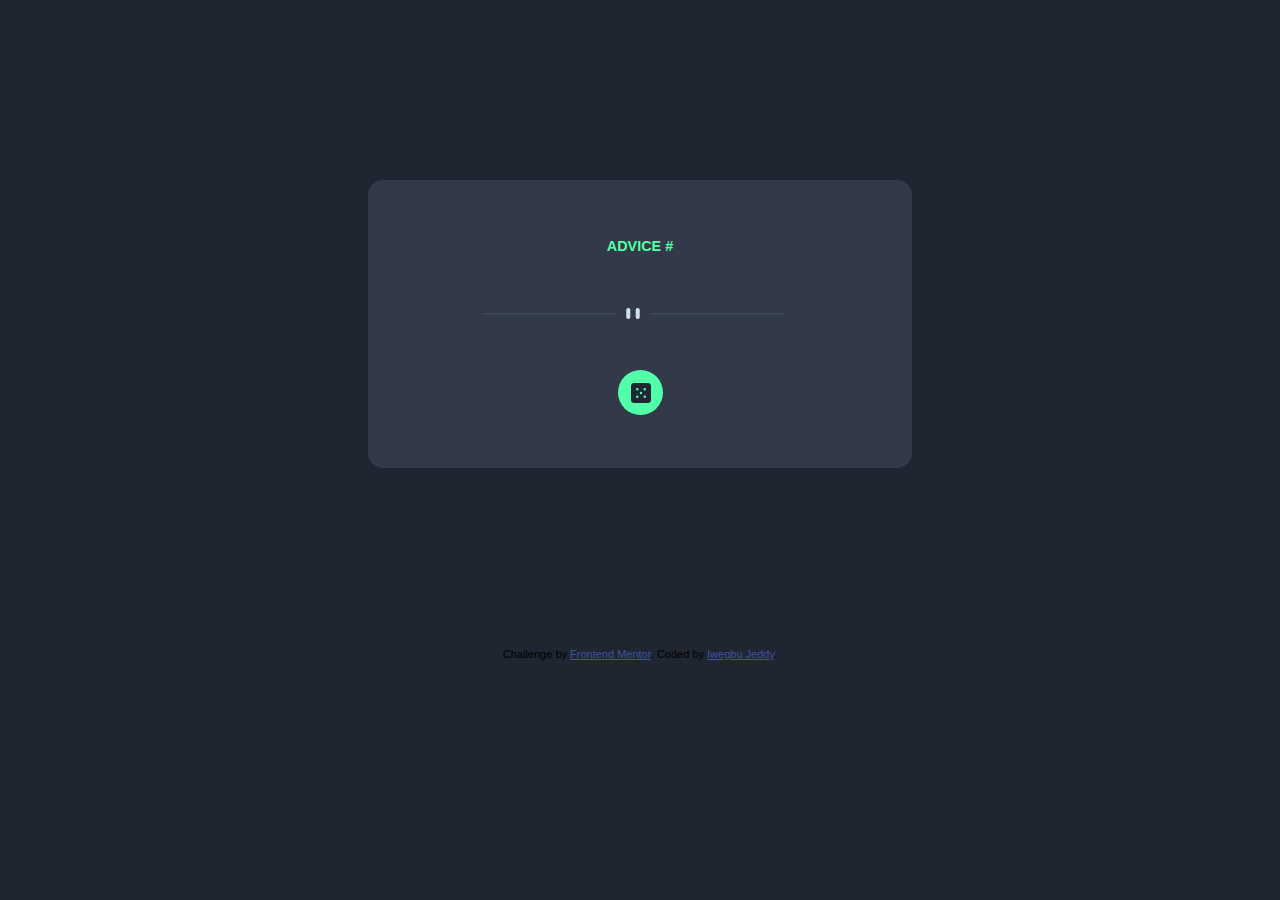
<file: advice-generator-app/index.html>
<!DOCTYPE html>
<html lang="en">
<head>
  <meta charset="UTF-8">
  <meta name="viewport" content="width=device-width, initial-scale=1.0"> <!-- displays site properly based on user's device -->
   <link rel="stylesheet" href="style.css">
    <link rel="icon" type="image/png" sizes="32x32" href="./images/favicon-32x32.png">
    <script src="script.js"></script>
  <title>Frontend Mentor | Advice generator app</title>

  <!-- Feel free to remove these styles or customise in your own stylesheet 👍 -->
  <style>
    .attribution { font-size: 11px; text-align: center; }
    .attribution a { color: hsl(228, 45%, 44%); }
  </style>
</head>
<body onload="getAdvice()">
<div class="container">
  <h1>ADVICE #<span id="advice-id"></span></h1><!-- Advice ID goes here -->
    <p id="advice"></p> 
     <img class="divider" src="./images/pattern-divider-desktop.svg" alt="divider">
     <div class="dice-container" onclick="getAdvice()" role="form"><img src="./images/icon-dice.svg" id="dice" alt=""></div>
   </div>
   <div class="attribution">
    Challenge by <a href="https://www.frontendmentor.io?ref=challenge" target="_blank">Frontend Mentor</a>. 
    Coded by <a href="#">Iwegbu Jeddy</a>.
  </div>
</body>
</html>
</file>
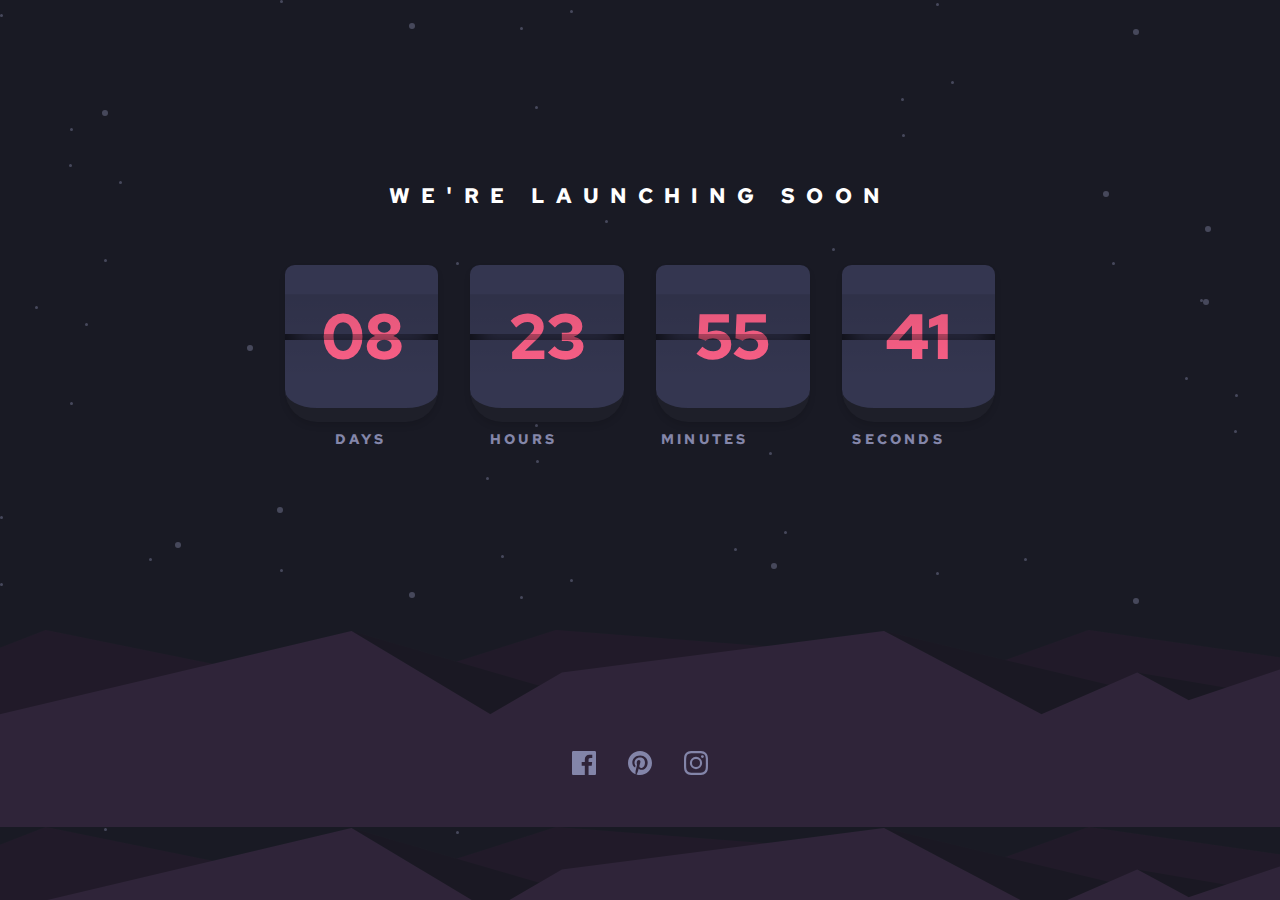
<file: launch-countdown-timer-main/index.html>
<!DOCTYPE html>
<html lang="en">

<head>
  <meta charset="UTF-8">
  <meta name="viewport" content="width=device-width, initial-scale=1.0">

  <link rel="icon" type="image/png" sizes="32x32" href="./images/favicon-32x32.png">
  <link rel="stylesheet" href="./style.css">
  <script src="./script.js"></script>
  <title>Frontend Mentor | Launch countdown timer</title>

</head>

<body>
  <div class="main">
    <div class="message">
      <h2> We're launching soon</h2>
    </div>
    <div class="timers">
      <div class="timer-item">

        <div class="count">
          <p id="days">08</p>
        </div>
      </div>

      <div class="timer-item">
        <div class="count">
          <p id="hours">23</p>
        </div>

      </div>

      <div class="timer-item">
        <div class="count">
          <p id="minutes">55</p>
        </div>

      </div>

      <div class="timer-item">
        <div class="count">
          <p id="seconds">41</p>
        </div>

      </div>
    </div>
    <div class="timer-item-labels">
      <h3>Days</h3>
      <h3>Hours</h3>
      <h3>Minutes</h3>
      <h3>Seconds</h3>
    </div>
  </div>

  <div class="footer">
    <div class="social-icon">
      <img src="./images/icon-facebook.svg" alt="Facebook">
    </div>
    <div class="social-icon">
      <img src="./images/icon-pinterest.svg" alt="Pinterest">
    </div>
    <div class="social-icon">
      <img src="./images/icon-instagram.svg" alt="Instagram">
    </div>
  </div>




  <!-- <div class="attribution">
    Challenge by <a href="https://www.frontendmentor.io?ref=challenge" target="_blank">Frontend Mentor</a>. 
    Coded by <a href="#">hashkitti</a>.
  </div> -->
</body>

</html>
</file>
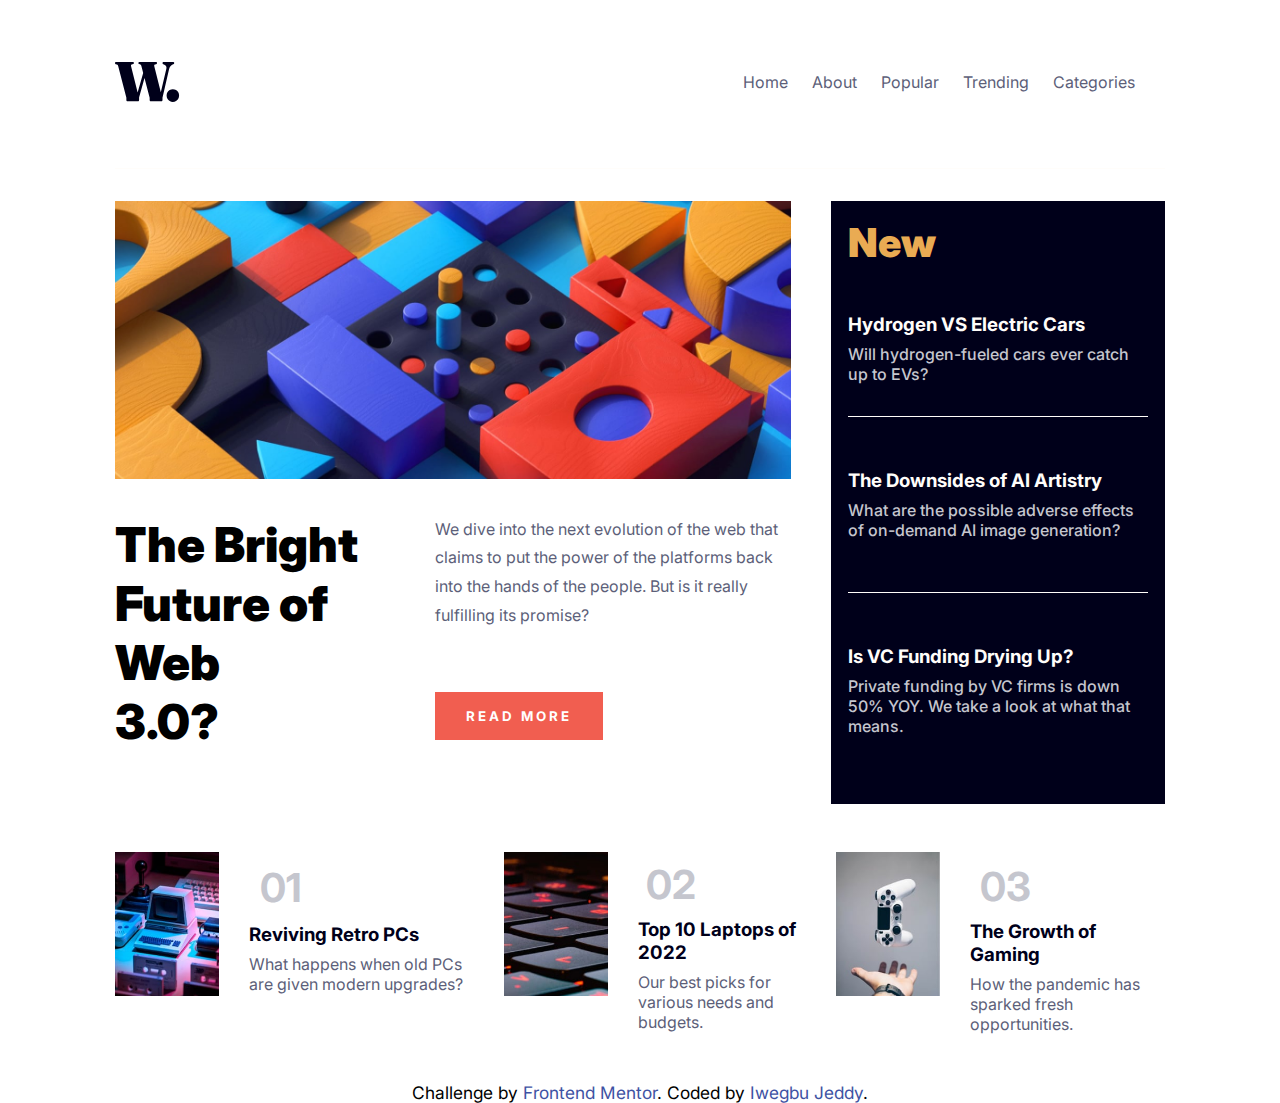
<file: news-homepage-main/index.html>
<!DOCTYPE html>
<html lang="en">

<head>
  <meta charset="UTF-8">
  <meta name="viewport" content="width=device-width, initial-scale=1.0">
  <!-- displays site properly based on user's device -->
  <link rel="icon" type="image/png" sizes="32x32" href="./assets/images/favicon-32x32.png">
  <link rel="stylesheet" href="style.css">
  <link rel="preconnect" href="https://fonts.googleapis.com">
  <link rel="preconnect" href="https://fonts.gstatic.com" crossorigin>
  <link href="https://fonts.googleapis.com/css2?family=Inter:wght@500&display=swap" rel="stylesheet">
  <title>Frontend Mentor | News homepage</title>

  <!-- Feel free to remove these styles or customise in your own stylesheet 👍 -->
</head>
<main>

  <body>
    <div class="container">
      <header>
        <nav>
          <img src="./assets/images/logo.svg" class="logo" alt="logo">
          <input type="checkbox" name="" id="check">
          <label for="check" class="checkbtn">
            <img src="./assets/images/icon-menu.svg">
          </label>
          <ul>
            <img class="close" src="./assets/images/icon-menu-close.svg" alt="close">
            <li><a class="active">Home</a> </li>
            <li><a class="active">About</a> </li>
            <li><a class="active">Popular</a> </li>
            <li><a class="active">Trending</a> </li>
            <li><a class="active">Categories</a></li>
          </ul>

        </nav>
      </header>
      <hr>
      <section class="first">
        <div>
          <picture>
            <source srcset="./assets/images/image-web-3-mobile.jpg" media="(max-width: 375px)">
            <source srcset="./assets/images/image-web-3-desktop.jpg" media="(min-width: 376px) and (max-width: 1199px)">
            <source srcset="./assets/images/image-web-3-desktop.jpg" media="(min-width:1200px)">
            <img class="web3img" src="./assets/images/image-web-3-mobile.jpg" alt="web 3 image">
          </picture>
          <div class="firsttext">
            <h1> The Bright <br>Future of Web <br>3.0?</h1>

            <div class="buttongrp">
              <p>We dive into the next evolution of the web that claims to put the power of the platforms back into the
                hands
                of
                the people.
                But is it really fulfilling its promise?</p>
              <button>Read More</button>
            </div>
          </div>
        </div>
        <aside>
          <h2>New</h2>
          <!--aarticle for aside article-->
          <div class="acontainer">
            <div class="aarticle">
              <h3>Hydrogen VS Electric Cars</h3>
              <p> Will hydrogen-fueled cars ever catch up to EVs?</p>
              <hr />
            </div>

            <div class="aarticle">
              <h3> The Downsides of AI Artistry</h3>
              <p>What are the possible adverse effects of on-demand AI image generation?</p>
            </div>
            <hr />
            <div class="aarticle last">
              <h3> Is VC Funding Drying Up?</h3>
              <p>Private funding by VC firms is down 50% YOY. We take a look at what that means.</p>
            </div>
          </div>
        </aside>
      </section>



      <section class="three">
        <!--barticle for bottom article-->
        <div class="bcontainer">
          <div class="barticle">
            <img src="./assets/images/image-retro-pcs.jpg" alt="retropcs">
            <div class="barticletext">
              <h2>01</h2>
              <h3>Reviving Retro PCs</h3>
              <p>What happens when old PCs are given modern upgrades?</p>
            </div>
          </div>

          <div class="barticle">
            <img src="./assets/images/image-top-laptops.jpg" alt="laptops">
            <div class="barticletext">
              <h2>02</h2>
              <h3> Top 10 Laptops of 2022</h3>
              <p>Our best picks for various needs and budgets.</p>
            </div>
          </div>

          <div class="barticle">
            <img src="./assets/images/image-gaming-growth.jpg" alt="console floating over a hand">
            <div class="barticletext">
              <h2>03</h2>
              <h3> The Growth of Gaming</h3>
              <p>How the pandemic has sparked fresh opportunities.</p>
            </div>
          </div>
        </div>
      </section>


      <footer class="attribution">
        Challenge by <a href="https://www.frontendmentor.io?ref=challenge" target="_blank">Frontend Mentor</a>.
        Coded by <a href="https://github.com/hashkitti001/">Iwegbu Jeddy</a>.
      </footer>

    </div>
  </body>
</main>

</html>
</file>
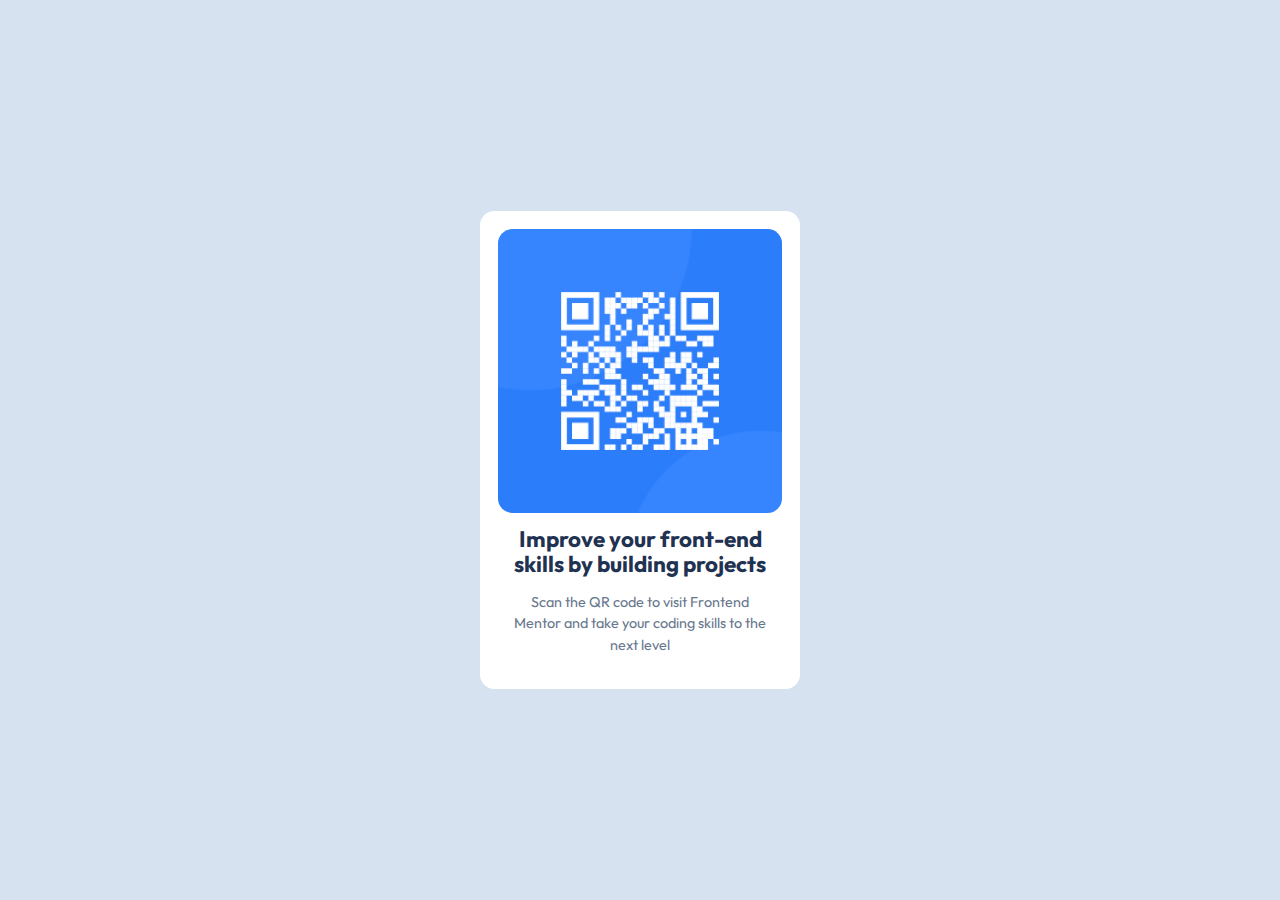
<file: qr-code-component-main/index.html>
<!DOCTYPE html>
<html lang="en">

<head>
  <meta charset="UTF-8">
  <meta name="viewport" content="width=device-width, initial-scale=1.0">
  <!-- displays site properly based on user's device -->

  <link rel="icon" type="image/png" sizes="32x32" href="./images/favicon-32x32.png">
  <link rel="stylesheet" href="./style.css">
  <title>Frontend Mentor | QR code component</title>

  <!-- Feel free to remove these styles or customise in your own stylesheet 👍 -->

</head>

<body>
  <main class="container">
    <div class="card">
      <div class="img-section">
        <img src="./images/image-qr-code.png" alt="QR Code leading to Frontend Mentor website">
        <div class="text-section">
          <h2> Improve your front-end skills by building projects</h2>
          <p>Scan the QR code to visit Frontend Mentor and take your coding skills to the next level</p>
        </div>
      </div>
    </div>


  </main>




  <!-- <div class="attribution">
    Challenge by <a href="https://www.frontendmentor.io?ref=challenge" target="_blank">Frontend Mentor</a>.
    Coded by <a href="#">Your Name Here</a>.
  </div> -->
</body>

</html>
</file>
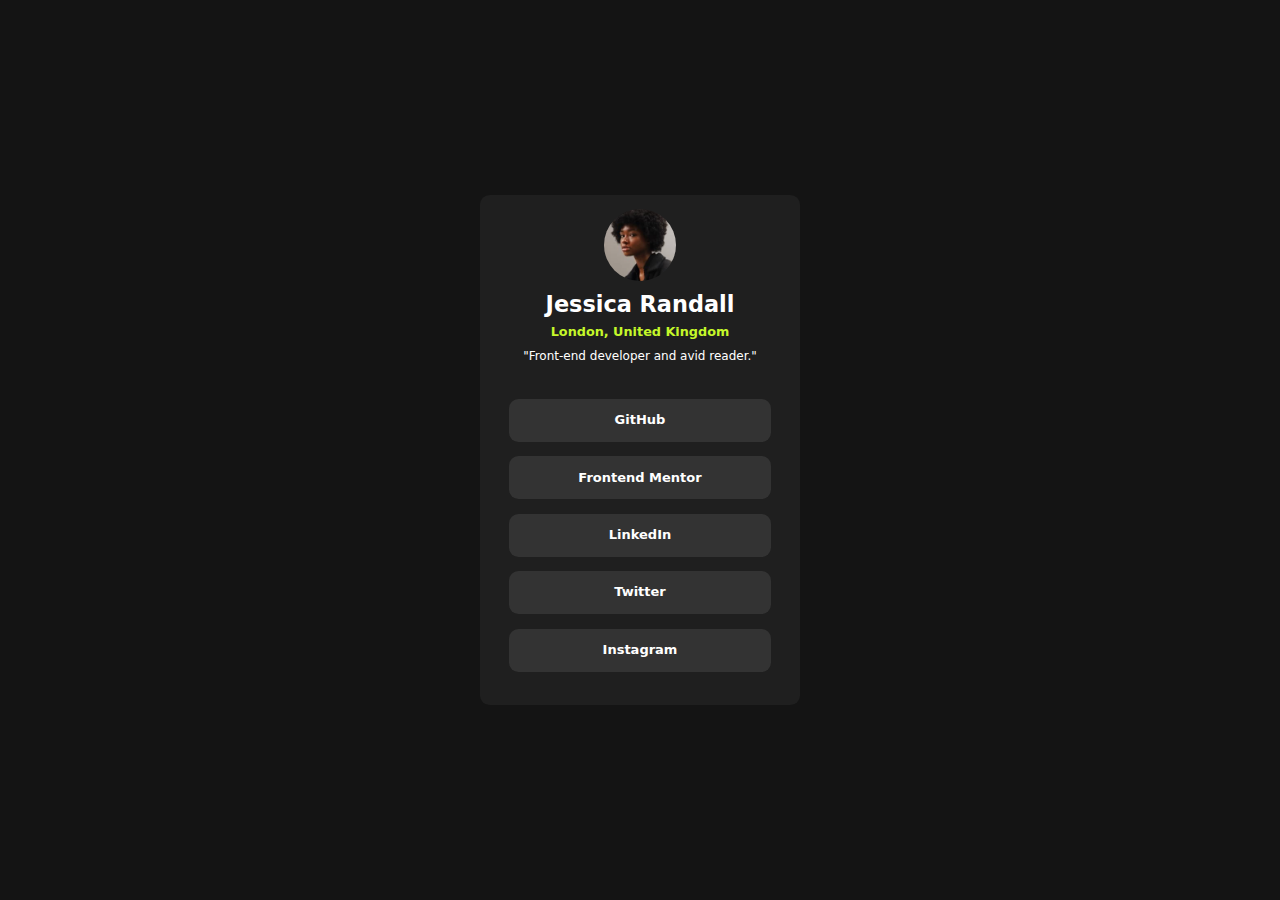
<file: social-links-profile-main/index.html>
<!DOCTYPE html>
<html lang="en">

<head>
  <meta charset="UTF-8">
  <meta name="viewport" content="width=device-width, initial-scale=1.0">
  <!-- displays site properly based on user's device -->

  <link rel="icon" type="image/png" sizes="32x32" href="./assets/images/favicon-32x32.png">
  <link rel="stylesheet" href="./reset.css">
  <link rel="stylesheet" href="./style.css">
  <title>Frontend Mentor | Social links profile</title>

  <!-- Feel free to remove these styles or customise in your own stylesheet 👍 -->
  <style>
    .attribution {
      font-size: 11px;
      text-align: center;
    }

    .attribution a {
      color: hsl(228, 45%, 44%);
    }
  </style>
</head>

<body>
  <main class="container">
    <div class="img-section">
      <img src="./assets/images/avatar-jessica.jpeg" alt="Profile image">
    </div>
    <div class="text-section">
      <h2>Jessica Randall</h2>
      <h3>London, United Kingdom</h3>
      <p>"Front-end developer and avid reader."</p>

    </div>
    <div class="link-btns-sect">
      <button>GitHub</button>
      <button>Frontend Mentor</button>
      <button>LinkedIn</button>
      <button>Twitter</button>
      <button>Instagram</button>
    </div>
  </main>


  <!-- <div class="attribution">
    Challenge by <a href="https://www.frontendmentor.io?ref=challenge" target="_blank">Frontend Mentor</a>. 
    Coded by <a href="#">Your Name Here</a>.
  </div> -->
</body>

</html>
</file>
<file: advice-generator-app/style.css>
:root {
    --cyan: hsl(193, 38%, 86%);
    --green: hsl(150, 100%, 66%);
    --greyblue: hsl(217, 19%, 38%);
    --darkgreyblue: hsl(217, 19%, 24%);
    --darkblue: hsl(218, 23%, 16%);
}

body {
    text-align: center;
    background: var(--darkblue);
    font-family: Manrope, sans-serif;
}

h1 {
    color: var(--green);
    text-transform: capitalize;
    font-size:0.9rem;
    font-weight: 400px;

}

p {
    font-size: 1.4rem;
    font-weight: 800;
    color: var(--cyan);
}

.container {
    display: flex;
    flex-direction: column;
    width: 28em;
    height: 15em;
    border: none;
    background: var(--darkgreyblue);
    border-radius: 15px;
    margin:20vh auto;
    padding:48px 48px 0 48px;

}

.divider {
    width: 300px;
    margin-left: 15%;
}

#dice {
    width: 20px;
    height: 20px;
    margin: 13px 0px 0px 1px;
}

.dice-container {
    width: 45px;
    height: 45px;
    background: var(--green);
    border-radius: 50%;
    position: relative;
    margin:0 auto;
    top:3.2rem;
}
.dice-container:hover{
    box-shadow: 10px 10px 69px 0px rgba(82,255,168,0.53);
-webkit-box-shadow: 10px 10px 69px 0px rgba(82,255,168,0.53);
-moz-box-shadow: 10px 10px 69px 0px rgba(82,255,168,0.53);
}
</file>
<file: launch-countdown-timer-main/style.css>
@font-face {
    font-family: "Red Hat";
    src: url("./redhat_variable.ttf");
}
:root {
    --grayblue: hsl(237, 18%, 59%);
    --softred: hsl(345, 95%, 68%);
    --white:hsl(0, 0%, 100%);
    --desatblue: hsl(236, 21%, 26%);
    --darkerblue:hsl(235, 15%, 14%);
    --blackblue: hsl(234, 17%, 12%);
}

* {
    margin: 0;
    padding: 0;
    box-sizing: border-box;
    font-family: "Red Hat", "Calibri", sans-serif;
}

/* Mobile screens */
@font-face {
    font-family: "Red Hat";
    src: url("./redhat_variable.ttf");
}

:root {
    --grayblue: hsl(237, 18%, 59%);
    --softred: hsl(345, 95%, 68%);
    --white: hsl(0, 0%, 100%);
    --desatblue: hsl(236, 21%, 26%);
    --darkerblue: hsl(235, 15%, 14%);
    --blackblue: hsl(234, 17%, 12%);
}

* {
    margin: 0;
    padding: 0;
    box-sizing: border-box;
    font-family: "Red Hat", "Calibri", sans-serif;
}


body {
    display: flex;
    flex-direction: column;
    background-image: url("./images/bg-stars.svg");
    background-color: var(--blackblue);
}

.main {
    height: 70vh;
    width: 100vw;
    display: flex;
    flex-direction: column;
    justify-content: center;
    align-items: center;
}

.message h1 {
    color: var(--white);
    text-transform: uppercase;
    font-size: 1.3rem;
    letter-spacing: 3.5px;
}

.timer-item-labels {
    margin-top: 0.5rem;
    display: flex;
    gap: calc(6.5rem + 1.2vw);
}

h3 {
    color: var(--grayblue);
    text-transform: uppercase;
    font-size: 14px;
}

.timers {
    display: flex;
    justify-content: center;
    gap: 2rem;
    margin-top: 3.5rem;
    width: 100%;
}

.timers .timer-item {
    padding: 1.8rem;
    background: var(--desatblue);
    border-radius: 0.
}

body {
    display: flex;
    flex-direction: column;
    background-image: url("./images/bg-stars.svg");
    background-color: var(--blackblue);
    width: 100vw;
}
.main {
    height: 70vh;
    width: 100vw;
    display: flex;
    flex-direction: column;
    justify-content: center;
    align-items: center;
}
.message h2 {
    color:var(--white);
    text-transform: uppercase;
    font-size: 1.3rem;
    letter-spacing: .7rem;
}
.timer-item-labels {
    margin-top: .5rem;
    display: flex;
    gap:6.5rem;
}
h3 {
    color:var(--grayblue);
    text-transform: uppercase;
    font-size: 14px;
    letter-spacing: .2rem;
    text-align: center;
}
.timers {
    display: flex;
    gap:2rem;
    margin-top: 3.5rem;
    max-width: 60%;
}
.timers .timer-item {
    text-align: center;
    background: var(--desatblue);
    border-radius: 0.6rem 0.6rem 2rem 2rem;
    border-bottom: 0.9rem solid var(--darkerblue);
    position: relative;
    box-shadow: 0 4px 6px rgba(0, 0, 0, 0.1);
    overflow: hidden;
    width: calc(100% / 5);
}



/* Horizontal "fold" line with inset semicircular shadows */
.timers .timer-item::before {
    content: '';
    position: absolute;
    top: 50%;
    left: 0;
    right: 0;
    height: 6px; /* Increased height of the crease */
    background: rgba(0, 0, 0, 0.1);
    transform: translateY(-50%);
    pointer-events: none;
    z-index: 1;
    box-shadow: 
        inset 20px -3px 20px -10px rgba(0, 0, 0, 0.6),  /* Left semicircular shadow */
        inset -20px -3px 20px -10px rgba(0, 0, 0, 0.6); /* Right semicircular shadow */
}

/* Increased shading effect below the fold */
.timers .timer-item::after {
    content: '';
    position: absolute;
    top: 50%;
    left: 0;
    right: 0;
    height: 60%;
    background: linear-gradient(to bottom, rgba(0, 0, 0, 0.1), transparent);
    transform: translateY(-50%);
    pointer-events: none;
    z-index: 0;
}


.timer-item > .count > p {
    font-size: 4rem;
    font-weight: 700;
    color:var(--softred);
    
}
.footer {
    background:url("./images/pattern-hills.svg");
    width: 100%;
    display: flex;
    align-items: center;
    justify-content: center;
    gap:2rem;
    height:30vh;
}
.footer .social-icon img:hover{
    background-color: var(--softred);
    border-radius: 20%;
}
.attribution {
    font-size: 2rem;
    text-align: center;
}

.attribution a {
    color: hsl(228, 45%, 44%);
}
</file>
<file: news-homepage-main/style.css>
* {
    border: 0;
    margin: 0;
    box-sizing: border-box;
    list-style: none;
    text-decoration: none;
    font-family: 'Inter', 'Calibri', san-serif;
}

:root {
    --soft-orange: hsl(35, 77%, 62%);
    --soft-red: hsl(5, 85%, 63%);
    --off-white: hsl(36, 100%, 99%);
    --grayish-blue: hsl(233, 8%, 79%);
    --dark-gray-blue: hsl(236, 13%, 42%);
    --very-dark-blue: hsl(240, 100%, 5%);
}
header {
    margin-top: 2rem;
}
header nav {
    width: 100%;
}

nav {
    margin: 30px 0;
}

nav ul {
    float: right;
    margin-right: 20px;
}

nav ul li {
    display: inline-block;
    padding: 10px;
    color: var(--dark-gray-blue);

}
nav ul li a:hover {
    color:var(--soft-red);
    cursor:pointer;
}
#check {
    display: none;
}

h1 {
    font-weight: 900;
}

h2 {
    color: var(--soft-orange);
    margin: 5% 5%;
    font-size: 2.5rem;
    font-weight: 900;
}

h3 {
    font-weight: 700;
    margin-bottom: 0.5rem;
    color: var(--off-white);
}

hr {
    width: 100%;
    background: var(--off-white);
    height: 1px;
    margin: 2rem 0;
}

.firsttext p {
    color: var(--dark-gray-blue);
}
.attribution {
    font-size: 13pt;
    text-align: center;
  }

  .attribution a {
    color: hsl(228, 45%, 44%);
  }
button {
    height: 3rem;
    width: 9rem;
    background: var(--soft-red);
    color: white;
    text-transform: uppercase;
    letter-spacing: 3px;
    font-weight: 700;
    margin: 2rem 0;
    cursor: pointer;
}
button:hover{
    background: var(--very-dark-blue);
    transition: all .5s;
}
aside {
    background: var(--very-dark-blue);
    display: flex;
    flex-direction: column;
    gap: 30px;
}

.acontainer {
    display: flex;
    flex-direction: column;
    gap: 20px;
    width: 90%;
    margin: 0 5%;
}

.aarticle {
    color: var(--off-white);
    font-weight: 500;
    margin-bottom: 1.8rem;

}
.aarticle p{
    color:var(--grayish-blue)
}
.last {
    margin-bottom: 3rem;
}

.barticle {
    display: flex;
    flex-direction: row;
    gap: 30px;
}

.barticle h2 {
    color: var(--grayish-blue);
    font-weight: 700;
}

.barticle img {
    width: 6.5rem;
    height: 9rem;
}

.barticletext h3 {
    color: var(--very-dark-blue);
}

.barticle p {
    color: var(--dark-gray-blue);
}

@media(min-width:375px) and (max-width:500px){

    .web3img,
    .firsttext,
    aside {
        width: 90%;
        margin: 0 5%;
    }

    .firsttext p {
        line-height: 1.8rem;
    }

    .checkbtn {
        float: right;
    }
    .close {
        display: block;
    }
    h1 {
        font-size: 3.0rem;
    }

    .bcontainer {
        display: flex;
        flex-direction: column;
        margin: 0 5%;
        gap: 20px;
    }

    section {
        margin-bottom: 4rem;
    }

    ul {
        position: fixed;
        background: var(--off-white);
        width: 65%;
        height: 100vh;
        top: 80px;
        right: -100%;
        text-align: center;
        transition: all .5s;
    }

    nav ul li {
        display: block;
        margin: 30px 0;
        line-height: 2px;
        color: var(--very-dark-blue);
        text-align: left;
    }

    nav ul li a {
        font-size: 20px;
    }

    a:hover,
    a:active {
        background: none;
        color: #0082e7;
    }

    #check:checked~ul {
        right: 0;
    }

    .close {
        position: relative;
        float: right;
    }
}

@media(min-width:501px) and (max-width:1440px) {
    
    .checkbtn {
        display: none;
    }
    .close {
        display: none;
    }
    .web3img {
        width: 100%;
    }

    .first {
        display: flex;
        flex-direction: row;
        gap: 40px;
    }

    .bcontainer {
        display: flex;
        flex-direction: row;
        gap:30px;
        margin: 3rem 0;
    }

    .firsttext {
        display: flex;
        flex-direction: row;
        margin: 2rem 0;
    }

    .buttongrp {
        display: flex;
        flex-direction: column;
        line-height: 1.8rem;
        width:100%;
        height:90%;
        gap:30px;
    }

    .container {
        width: 82vw;
        margin: 0 9vw;
        display: flex;
        flex-direction: column;
    }
    button {
        height: 3rem;
        width: 10.5rem;
    }
   
    h1 {
        font-size: 3.0rem;
        width: 90%;
    }
    aside {
        width:70%;
        text-align: left;
    }
    .aarticle{
        margin-bottom: 0;
    }
}
</file>
<file: qr-code-component-main/style.css>
@font-face {
    font-family: "Outfit";
    src: url("./outfit_variable.ttf");
}

:root {
    --white: hsl(0, 0%, 100%);
    --slate300: hsl(212, 45%, 89%);
    --slate500: hsl(216, 15%, 48%);
    --slate900: hsl(218, 44%, 22%);
}
/*CSS Reset */

*,
*::before,
*::after {
  box-sizing: border-box;
}

html {
  -moz-text-size-adjust: none;
  -webkit-text-size-adjust: none;
  text-size-adjust: none;
}


body, h1, h2, h3, h4, p,
figure, blockquote, dl, dd {
  margin-block-end: 0;
}


ul[role='list'],
ol[role='list'] {
  list-style: none;
}


body {
  min-height: 100vh;
  line-height: 1.5;
}


h1, h2, h3, h4,
button, input, label {
  line-height: 1.1;
}


h1, h2,
h3, h4 {
  text-wrap: balance;
}

/* A elements that don't have a class get default styles */
a:not([class]) {
  text-decoration-skip-ink: auto;
  color: currentColor;
}

/* Make images easier to work with */
img,
picture {
  max-width: 100%;
  display: block;
}

/* Inherit fonts for inputs and buttons */
input, button,
textarea, select {
  font-family: inherit;
  font-size: inherit;
}

/* Make sure textareas without a rows attribute are not tiny */
textarea:not([rows]) {
  min-height: 10em;
}

/* Anything that has been anchored to should have extra scroll margin */
:target {
  scroll-margin-block: 5ex;
}


* {
    border: 0;
    margin: 0;
    box-sizing: border-box;
   

}
/* Mobile screens */
@media  (max-width:375px) {
    
}
body {
    background: var(--slate300);
    min-height: 100vh;
    display: flex;
    align-items: center;
    justify-content: center;
    font-size: .9rem;
    font-family: 'Outfit', system-ui, sans-serif;
}


.card {
    background: var(--white);
    padding: 18px;
    border-radius: 0.9rem;
    text-align: center;
    max-width: 20rem;

}
  


.card img {
    max-width: 100%;
    border-radius: 0.9rem;
    display: block;
    height: auto;
    
}

.text-section {
    padding: .9rem;
}

.text-section h2 {
    padding-bottom: 15px;
    color: var(--slate900);
    font-size: 1.4rem;
}

.text-section p {
    color: var(--slate500);
}
</file>
<file: social-links-profile-main/style.css>
/* Root Variables */
:root {
    --green: hsl(75, 94%, 57%);
    --white: hsl(0, 0%, 100%);
    --grey700: hsl(0, 0%, 20%);
    --grey800: hsl(0, 0%, 12%);
    --grey900: hsl(0, 0%, 8%);
}

body {
    background: var(--grey900);
    display: flex;
    justify-content: center;
    align-items: center;
    font-family: "Inter", system-ui, sans-serif;
    min-height: 100vh;
}

.container {
    background: var(--grey800);
    display: flex;
    flex-direction: column;
    justify-content: center;
    align-items: center;
    gap: 0.7rem;
    padding: 0.9rem;
    border-radius: 0.6rem;
    height: 70%;
    min-width: 20rem;
}

.img-section img {
    border-radius: 50%;
    width: 4.5rem;
}

.text-section {
    text-align: center;
    display: flex;
    flex-direction: column;
    gap: 0.5rem;
    margin-bottom: 0.2rem;
}

.text-section h2 {
    color: var(--white);
    font-size: 1.4rem;
}

.text-section h3 {
    color: var(--green);
    font-size: 0.8rem;
}

.text-section p {
    color: var(--white);
    font-size: 0.75rem;
}

.link-btns-sect {
    display: flex;
    flex-direction: column;
    gap: 0.9rem;
    width: 90%;
    margin: 1.2rem;
}

.link-btns-sect button {
    background: var(--grey700);
    padding: 0.9rem;
    color: var(--white);
    font-size: small;
    font-weight: 600;
    border-radius: 0.6rem;
    border: none;
    cursor: pointer;
    transition: 0.2s ease-in, color 0.2s ease-in;
}

.link-btns-sect button:hover {
    background: var(--green);
    color: var(--grey900);
}

/* Mobile Styles */
@media screen and (max-width: 600px) {
    body {
        padding: 10vh 5vw;
    }

    .container {
        height: auto;
        max-width: 90%;
        padding: 0 5%;
        gap: 1rem;
        /* Increase spacing */
    }

    .img-section img {
        width: 5rem;
    }

    .text-section h2 {
        font-size: 1.2rem;
    }

    .text-section h3 {
        font-size: 0.9rem;
    }

    .text-section p {
        font-size: 0.8rem;
    }

    .link-btns-sect {
        gap: 0.8rem;
    }

    .link-btns-sect button {
        font-size: 0.85rem;
        padding: 0.7rem;
    }
}
</file>
